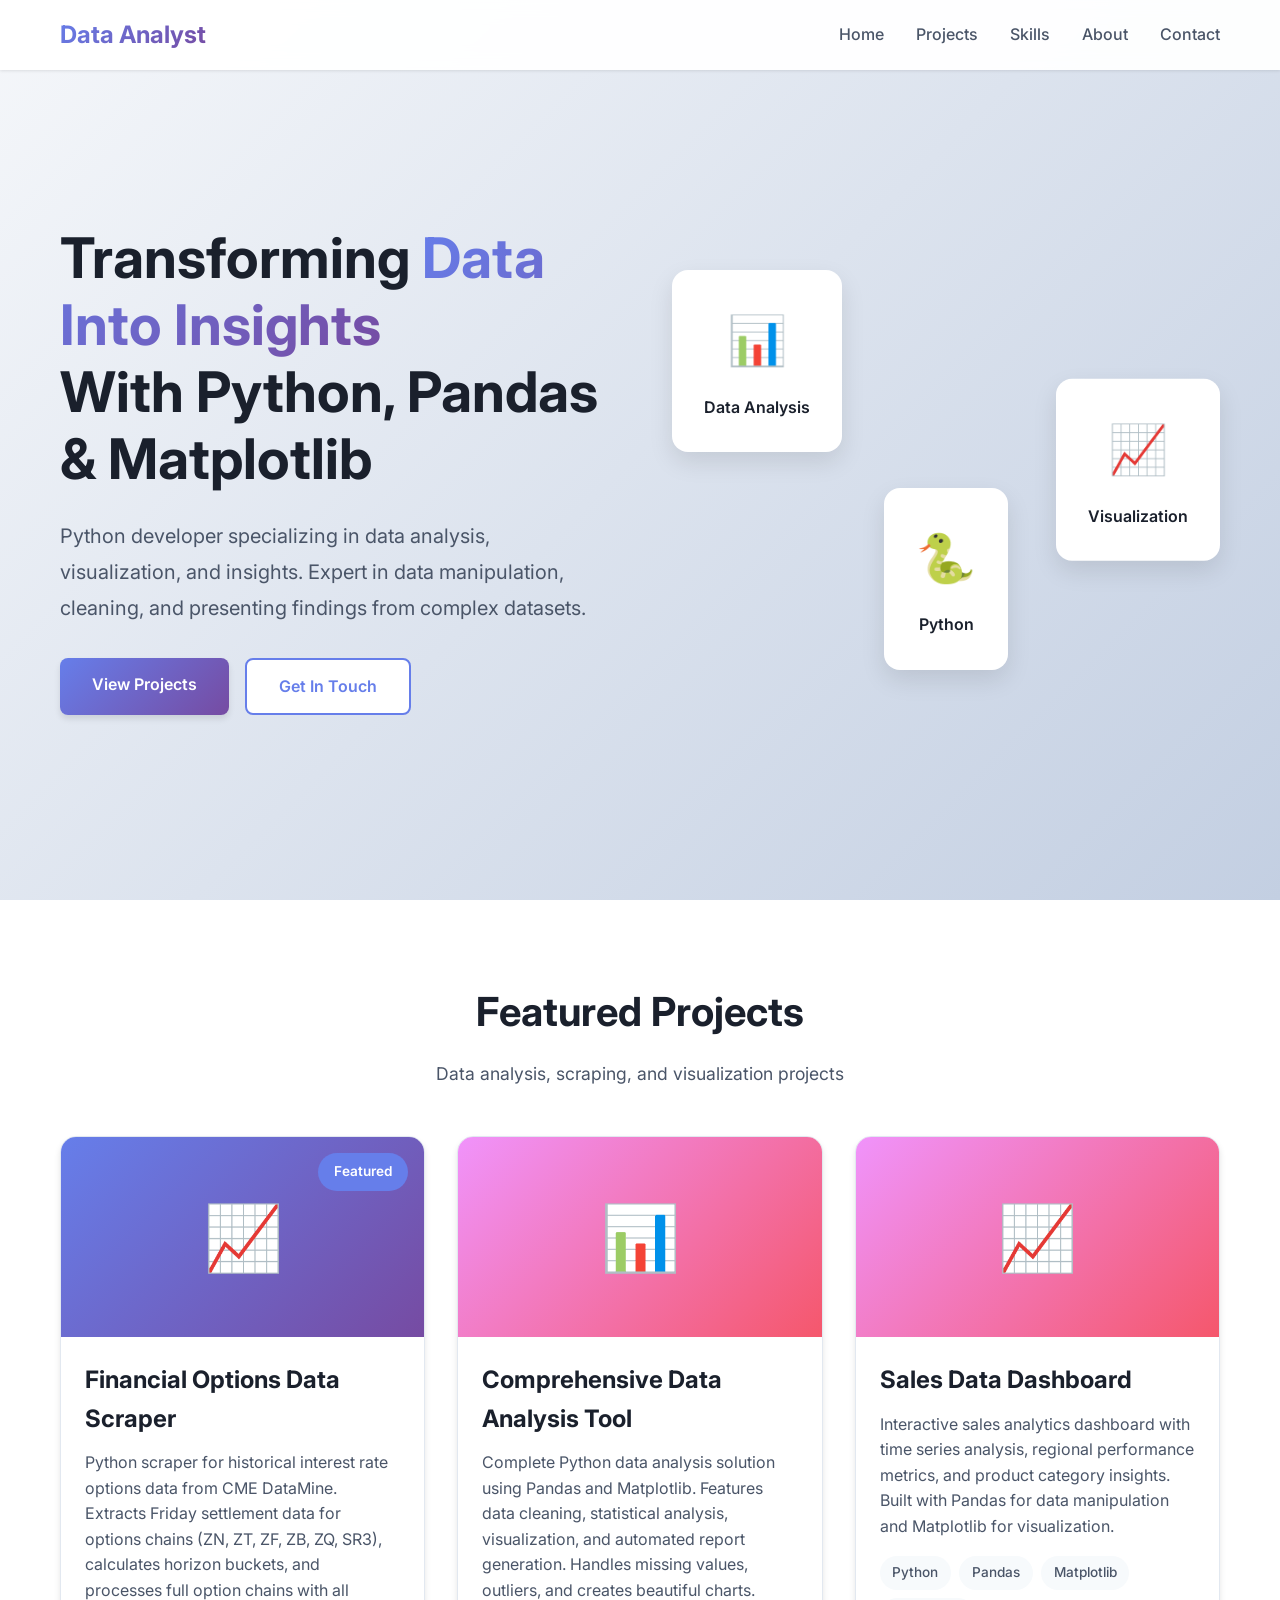
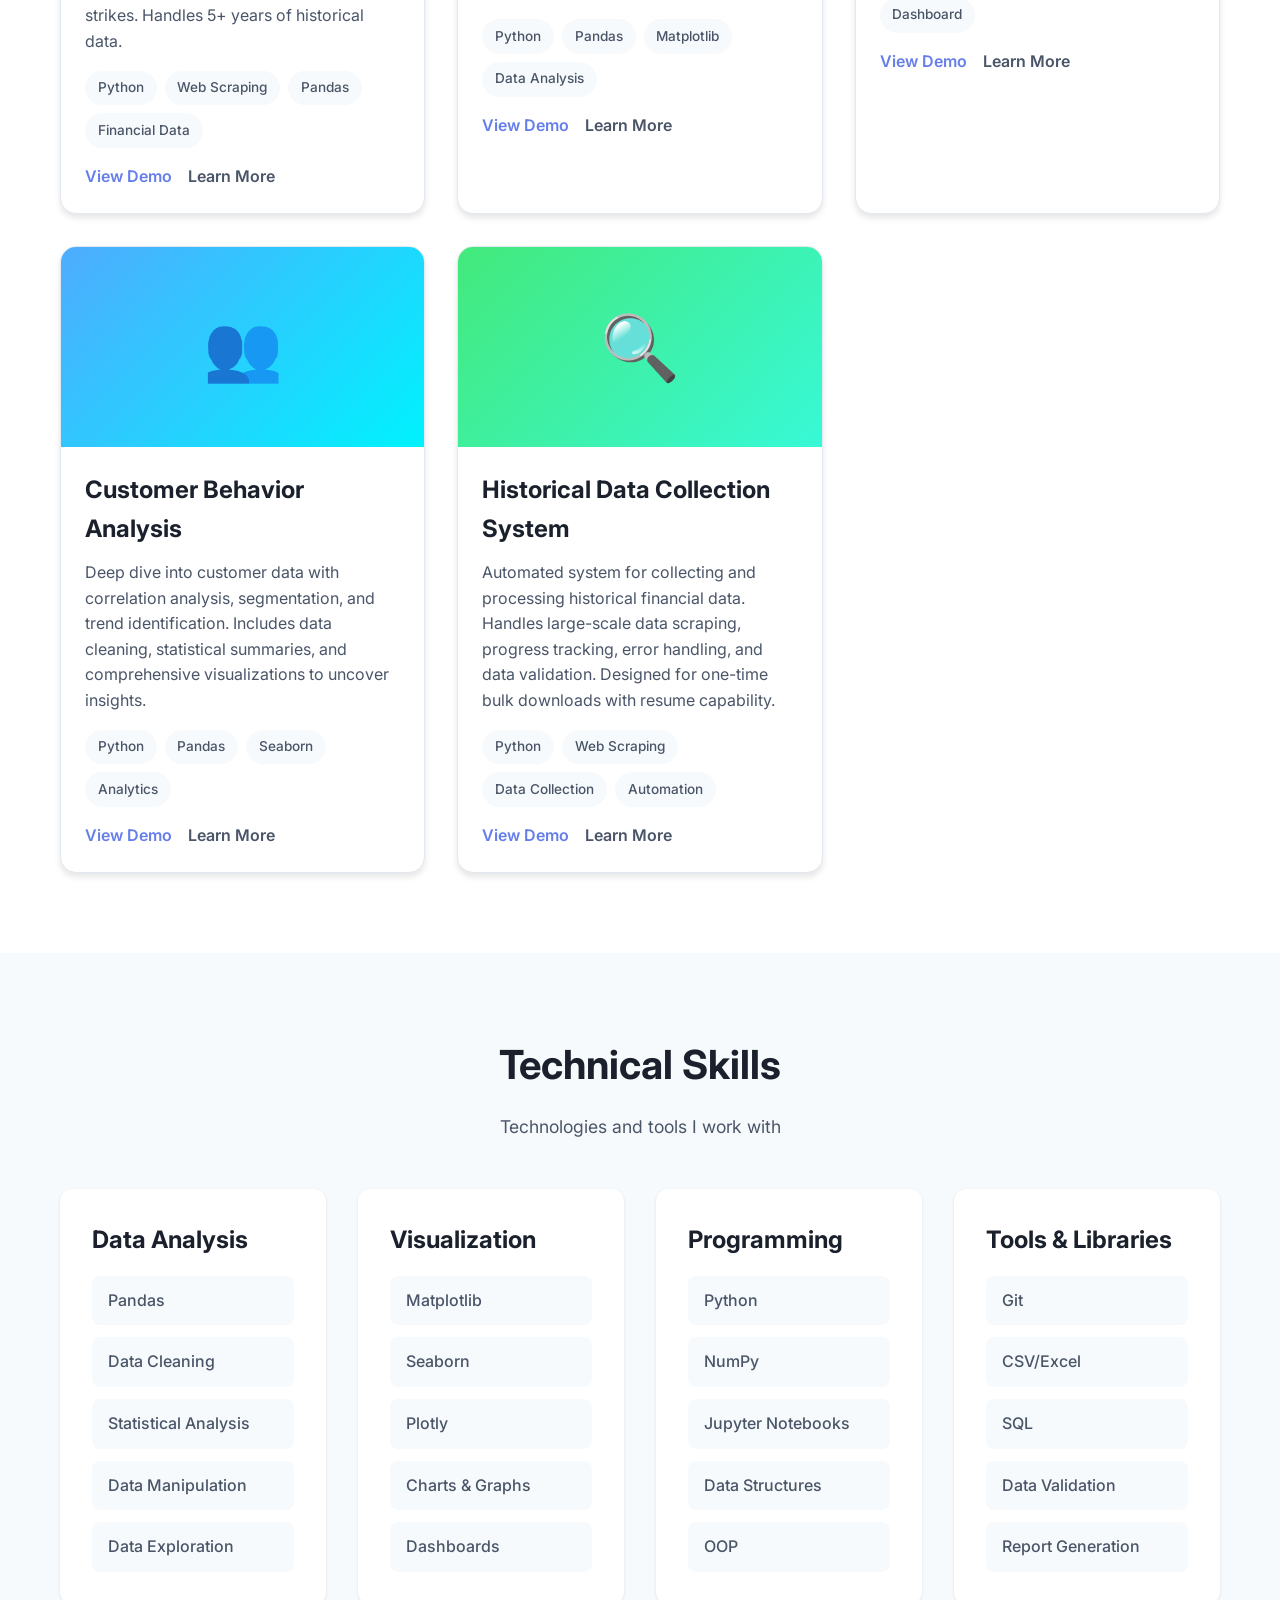
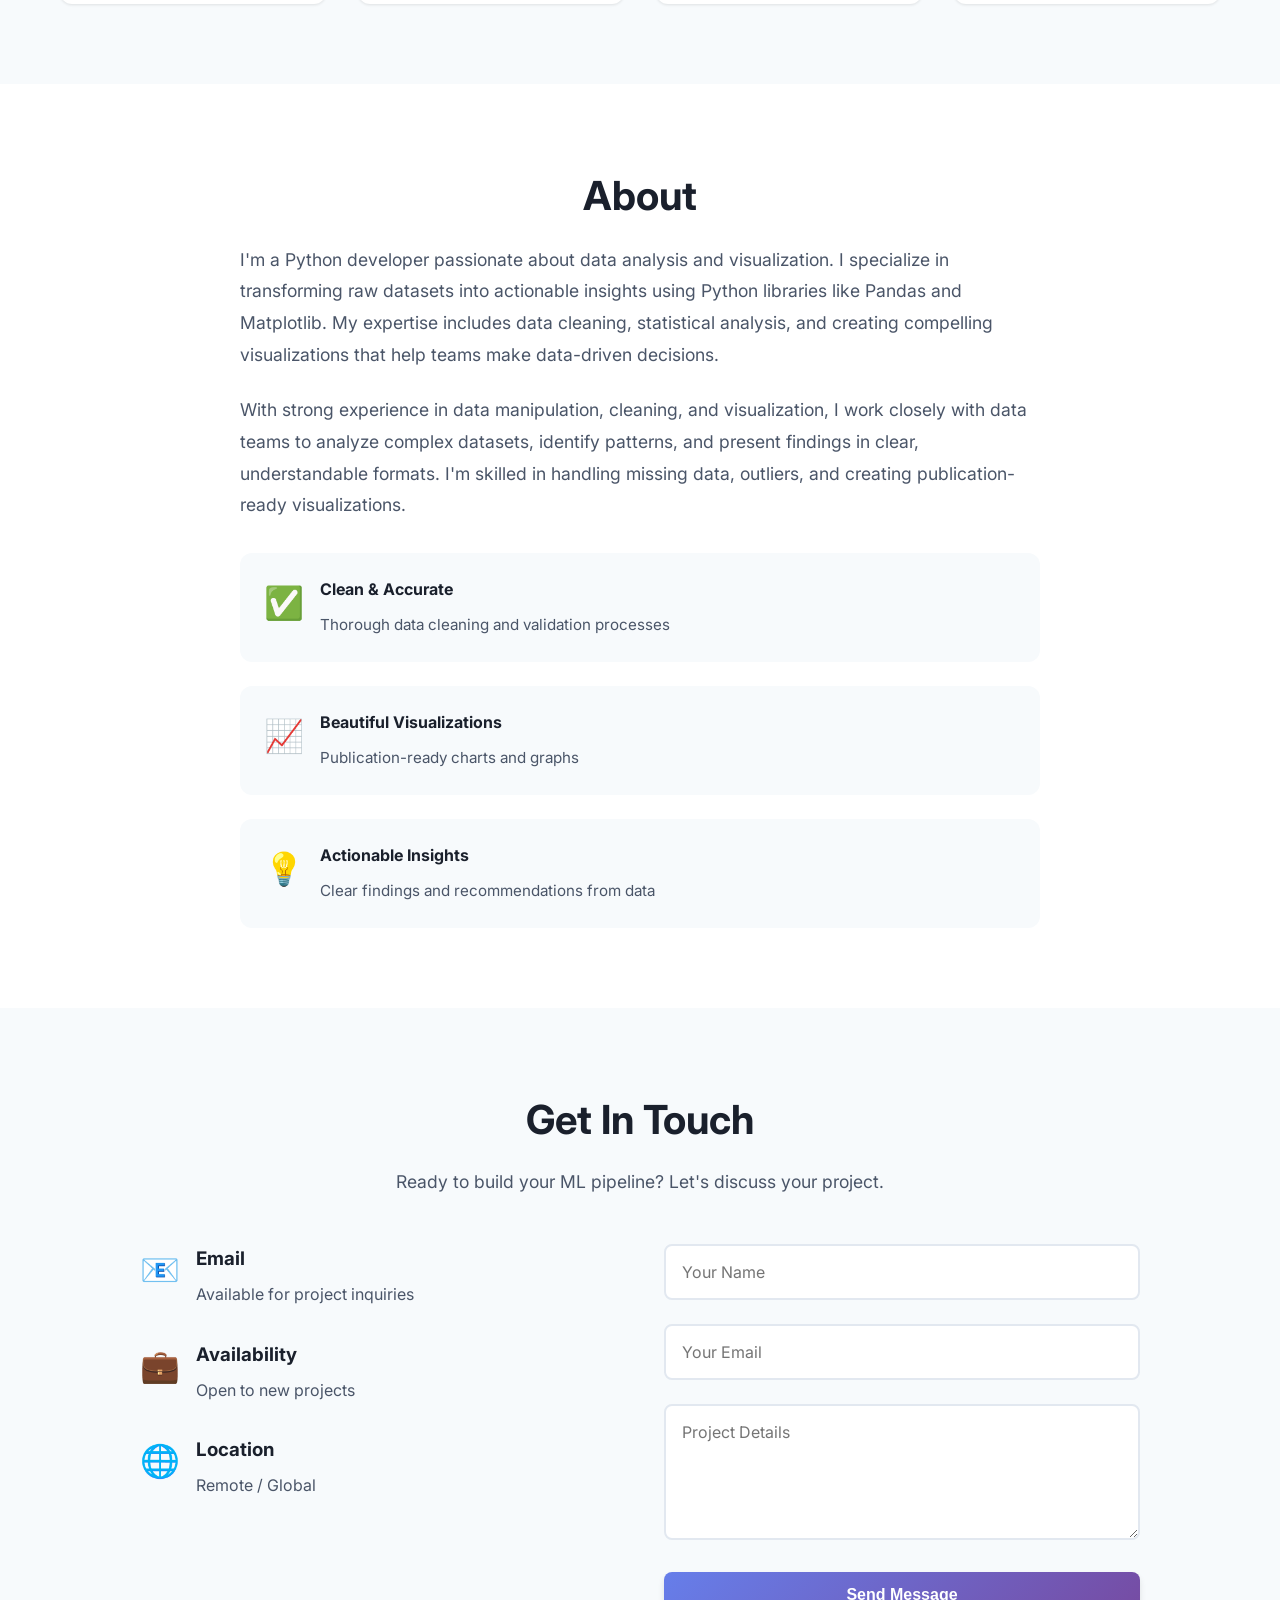
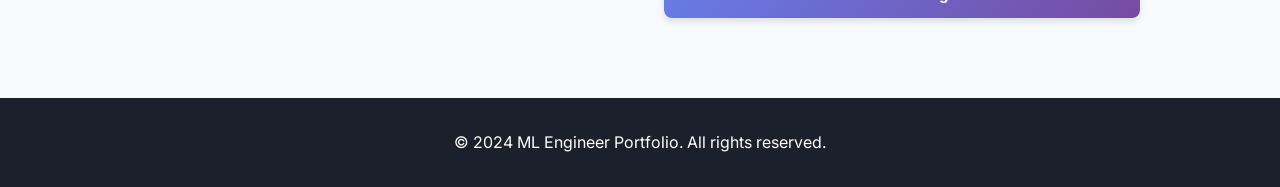
<file: index.html>
<!DOCTYPE html>
<html lang="en">
<head>
    <meta charset="UTF-8">
    <meta name="viewport" content="width=device-width, initial-scale=1.0">
    <title>Python Data Analyst Portfolio</title>
    <link rel="stylesheet" href="/styles.css" onerror="console.error('CSS failed to load')">
    <link rel="preconnect" href="https://fonts.googleapis.com">
    <link rel="preconnect" href="https://fonts.gstatic.com" crossorigin>
    <link href="https://fonts.googleapis.com/css2?family=Inter:wght@300;400;500;600;700&display=swap" rel="stylesheet">
</head>
<body>
    <!-- Navigation -->
    <nav class="navbar">
        <div class="container">
            <div class="nav-brand">Data Analyst</div>
            <ul class="nav-menu">
                <li><a href="#home">Home</a></li>
                <li><a href="#projects">Projects</a></li>
                <li><a href="#skills">Skills</a></li>
                <li><a href="#about">About</a></li>
                <li><a href="#contact">Contact</a></li>
            </ul>
            <div class="hamburger">
                <span></span>
                <span></span>
                <span></span>
            </div>
        </div>
    </nav>

    <!-- Hero Section -->
    <section id="home" class="hero">
        <div class="container">
            <div class="hero-content">
                <h1 class="hero-title">
                    Transforming <span class="gradient-text">Data Into Insights</span><br>
                    With Python, Pandas & Matplotlib
                </h1>
                <p class="hero-subtitle">
                    Python developer specializing in data analysis, visualization, and insights. 
                    Expert in data manipulation, cleaning, and presenting findings from complex datasets.
                </p>
                <div class="hero-buttons">
                    <a href="#projects" class="btn btn-primary">View Projects</a>
                    <a href="#contact" class="btn btn-secondary">Get In Touch</a>
                </div>
            </div>
            <div class="hero-visual">
                <div class="floating-card card-1">
                    <div class="card-icon">📊</div>
                    <div class="card-text">Data Analysis</div>
                </div>
                <div class="floating-card card-2">
                    <div class="card-icon">📈</div>
                    <div class="card-text">Visualization</div>
                </div>
                <div class="floating-card card-3">
                    <div class="card-icon">🐍</div>
                    <div class="card-text">Python</div>
                </div>
            </div>
        </div>
    </section>

    <!-- Projects Section -->
    <section id="projects" class="projects">
        <div class="container">
            <h2 class="section-title">Featured Projects</h2>
            <p class="section-subtitle">Data analysis, scraping, and visualization projects</p>
            
            <div class="projects-grid">
                <!-- Project 1: Financial Options Data Scraper -->
                <div class="project-card">
                    <div class="project-image">
                        <div class="project-badge">Featured</div>
                        <div class="image-placeholder" style="background: linear-gradient(135deg, #667eea 0%, #764ba2 100%);">
                            <div class="project-icon">📈</div>
                        </div>
                    </div>
                    <div class="project-content">
                        <h3>Financial Options Data Scraper</h3>
                        <p>Python scraper for historical interest rate options data from CME DataMine. Extracts Friday settlement data for options chains (ZN, ZT, ZF, ZB, ZQ, SR3), calculates horizon buckets, and processes full option chains with all strikes. Handles 5+ years of historical data.</p>
                        <div class="project-tags">
                            <span>Python</span>
                            <span>Web Scraping</span>
                            <span>Pandas</span>
                            <span>Financial Data</span>
                        </div>
                        <div class="project-links">
                            <a href="#" class="project-link" onclick="openProjectDemo('options-scraper')">View Demo</a>
                            <a href="#" class="project-link secondary">Learn More</a>
                        </div>
                    </div>
                </div>

                <!-- Project 2: Comprehensive Data Analysis Tool -->
                <div class="project-card">
                    <div class="project-image">
                        <div class="image-placeholder" style="background: linear-gradient(135deg, #f093fb 0%, #f5576c 100%);">
                            <div class="project-icon">📊</div>
                        </div>
                    </div>
                    <div class="project-content">
                        <h3>Comprehensive Data Analysis Tool</h3>
                        <p>Complete Python data analysis solution using Pandas and Matplotlib. Features data cleaning, statistical analysis, visualization, and automated report generation. Handles missing values, outliers, and creates beautiful charts.</p>
                        <div class="project-tags">
                            <span>Python</span>
                            <span>Pandas</span>
                            <span>Matplotlib</span>
                            <span>Data Analysis</span>
                        </div>
                        <div class="project-links">
                            <a href="#" class="project-link" onclick="openProjectDemo('data-analysis')">View Demo</a>
                            <a href="#" class="project-link secondary">Learn More</a>
                        </div>
                    </div>
                </div>

                <!-- Project 2: Sales Data Dashboard -->
                <div class="project-card">
                    <div class="project-image">
                        <div class="image-placeholder" style="background: linear-gradient(135deg, #f093fb 0%, #f5576c 100%);">
                            <div class="project-icon">📈</div>
                        </div>
                    </div>
                    <div class="project-content">
                        <h3>Sales Data Dashboard</h3>
                        <p>Interactive sales analytics dashboard with time series analysis, regional performance metrics, and product category insights. Built with Pandas for data manipulation and Matplotlib for visualization.</p>
                        <div class="project-tags">
                            <span>Python</span>
                            <span>Pandas</span>
                            <span>Matplotlib</span>
                            <span>Dashboard</span>
                        </div>
                        <div class="project-links">
                            <a href="#" class="project-link" onclick="openProjectDemo('sales-dashboard')">View Demo</a>
                            <a href="#" class="project-link secondary">Learn More</a>
                        </div>
                    </div>
                </div>

                <!-- Project 3: Customer Behavior Analysis -->
                <div class="project-card">
                    <div class="project-image">
                        <div class="image-placeholder" style="background: linear-gradient(135deg, #4facfe 0%, #00f2fe 100%);">
                            <div class="project-icon">👥</div>
                        </div>
                    </div>
                    <div class="project-content">
                        <h3>Customer Behavior Analysis</h3>
                        <p>Deep dive into customer data with correlation analysis, segmentation, and trend identification. Includes data cleaning, statistical summaries, and comprehensive visualizations to uncover insights.</p>
                        <div class="project-tags">
                            <span>Python</span>
                            <span>Pandas</span>
                            <span>Seaborn</span>
                            <span>Analytics</span>
                        </div>
                        <div class="project-links">
                            <a href="#" class="project-link" onclick="openProjectDemo('customer-analysis')">View Demo</a>
                            <a href="#" class="project-link secondary">Learn More</a>
                        </div>
                    </div>
                </div>

                <!-- Project 4: Historical Data Collection System -->
                <div class="project-card">
                    <div class="project-image">
                        <div class="image-placeholder" style="background: linear-gradient(135deg, #43e97b 0%, #38f9d7 100%);">
                            <div class="project-icon">🔍</div>
                        </div>
                    </div>
                    <div class="project-content">
                        <h3>Historical Data Collection System</h3>
                        <p>Automated system for collecting and processing historical financial data. Handles large-scale data scraping, progress tracking, error handling, and data validation. Designed for one-time bulk downloads with resume capability.</p>
                        <div class="project-tags">
                            <span>Python</span>
                            <span>Web Scraping</span>
                            <span>Data Collection</span>
                            <span>Automation</span>
                        </div>
                        <div class="project-links">
                            <a href="#" class="project-link" onclick="openProjectDemo('data-collection')">View Demo</a>
                            <a href="#" class="project-link secondary">Learn More</a>
                        </div>
                    </div>
                </div>
            </div>
        </div>
    </section>

    <!-- Skills Section -->
    <section id="skills" class="skills">
        <div class="container">
            <h2 class="section-title">Technical Skills</h2>
            <p class="section-subtitle">Technologies and tools I work with</p>
            
            <div class="skills-grid">
                <div class="skill-category">
                    <h3>Data Analysis</h3>
                    <div class="skill-items">
                        <span class="skill-item">Pandas</span>
                        <span class="skill-item">Data Cleaning</span>
                        <span class="skill-item">Statistical Analysis</span>
                        <span class="skill-item">Data Manipulation</span>
                        <span class="skill-item">Data Exploration</span>
                    </div>
                </div>
                
                <div class="skill-category">
                    <h3>Visualization</h3>
                    <div class="skill-items">
                        <span class="skill-item">Matplotlib</span>
                        <span class="skill-item">Seaborn</span>
                        <span class="skill-item">Plotly</span>
                        <span class="skill-item">Charts & Graphs</span>
                        <span class="skill-item">Dashboards</span>
                    </div>
                </div>
                
                <div class="skill-category">
                    <h3>Programming</h3>
                    <div class="skill-items">
                        <span class="skill-item">Python</span>
                        <span class="skill-item">NumPy</span>
                        <span class="skill-item">Jupyter Notebooks</span>
                        <span class="skill-item">Data Structures</span>
                        <span class="skill-item">OOP</span>
                    </div>
                </div>
                
                <div class="skill-category">
                    <h3>Tools & Libraries</h3>
                    <div class="skill-items">
                        <span class="skill-item">Git</span>
                        <span class="skill-item">CSV/Excel</span>
                        <span class="skill-item">SQL</span>
                        <span class="skill-item">Data Validation</span>
                        <span class="skill-item">Report Generation</span>
                    </div>
                </div>
            </div>
        </div>
    </section>

    <!-- About Section -->
    <section id="about" class="about">
        <div class="container">
            <div class="about-content">
                <div class="about-text">
                    <h2 class="section-title">About</h2>
                    <p>
                        I'm a Python developer passionate about data analysis and visualization. I specialize in 
                        transforming raw datasets into actionable insights using Python libraries like Pandas and Matplotlib. 
                        My expertise includes data cleaning, statistical analysis, and creating compelling visualizations 
                        that help teams make data-driven decisions.
                    </p>
                    <p>
                        With strong experience in data manipulation, cleaning, and visualization, I work closely with 
                        data teams to analyze complex datasets, identify patterns, and present findings in clear, 
                        understandable formats. I'm skilled in handling missing data, outliers, and creating 
                        publication-ready visualizations.
                    </p>
                    <div class="about-highlights">
                        <div class="highlight-item">
                            <div class="highlight-icon">✅</div>
                            <div>
                                <strong>Clean & Accurate</strong>
                                <p>Thorough data cleaning and validation processes</p>
                            </div>
                        </div>
                        <div class="highlight-item">
                            <div class="highlight-icon">📈</div>
                            <div>
                                <strong>Beautiful Visualizations</strong>
                                <p>Publication-ready charts and graphs</p>
                            </div>
                        </div>
                        <div class="highlight-item">
                            <div class="highlight-icon">💡</div>
                            <div>
                                <strong>Actionable Insights</strong>
                                <p>Clear findings and recommendations from data</p>
                            </div>
                        </div>
                    </div>
                </div>
            </div>
        </div>
    </section>

    <!-- Contact Section -->
    <section id="contact" class="contact">
        <div class="container">
            <h2 class="section-title">Get In Touch</h2>
            <p class="section-subtitle">Ready to build your ML pipeline? Let's discuss your project.</p>
            
            <div class="contact-content">
                <div class="contact-info">
                    <div class="contact-item">
                        <div class="contact-icon">📧</div>
                        <div>
                            <h3>Email</h3>
                            <p>Available for project inquiries</p>
                        </div>
                    </div>
                    <div class="contact-item">
                        <div class="contact-icon">💼</div>
                        <div>
                            <h3>Availability</h3>
                            <p>Open to new projects</p>
                        </div>
                    </div>
                    <div class="contact-item">
                        <div class="contact-icon">🌐</div>
                        <div>
                            <h3>Location</h3>
                            <p>Remote / Global</p>
                        </div>
                    </div>
                </div>
                
                <form class="contact-form" id="contactForm">
                    <div class="form-group">
                        <input type="text" placeholder="Your Name" required>
                    </div>
                    <div class="form-group">
                        <input type="email" placeholder="Your Email" required>
                    </div>
                    <div class="form-group">
                        <textarea placeholder="Project Details" rows="5" required></textarea>
                    </div>
                    <button type="submit" class="btn btn-primary">Send Message</button>
                </form>
            </div>
        </div>
    </section>

    <!-- Footer -->
    <footer class="footer">
        <div class="container">
            <p>&copy; 2024 ML Engineer Portfolio. All rights reserved.</p>
        </div>
    </footer>

    <!-- Project Demo Modal -->
    <div id="projectModal" class="modal">
        <div class="modal-content">
            <span class="close-modal">&times;</span>
            <div id="modalBody">
                <h2 id="modalTitle"></h2>
                <div id="modalDescription"></div>
                <div class="modal-actions">
                    <a href="#" id="modalDemoLink" class="btn btn-primary" target="_blank">Open Demo</a>
                    <button class="btn btn-secondary" onclick="closeModal()">Close</button>
                </div>
            </div>
        </div>
    </div>

    <script src="/script.js"></script>
</body>
</html>
</file>
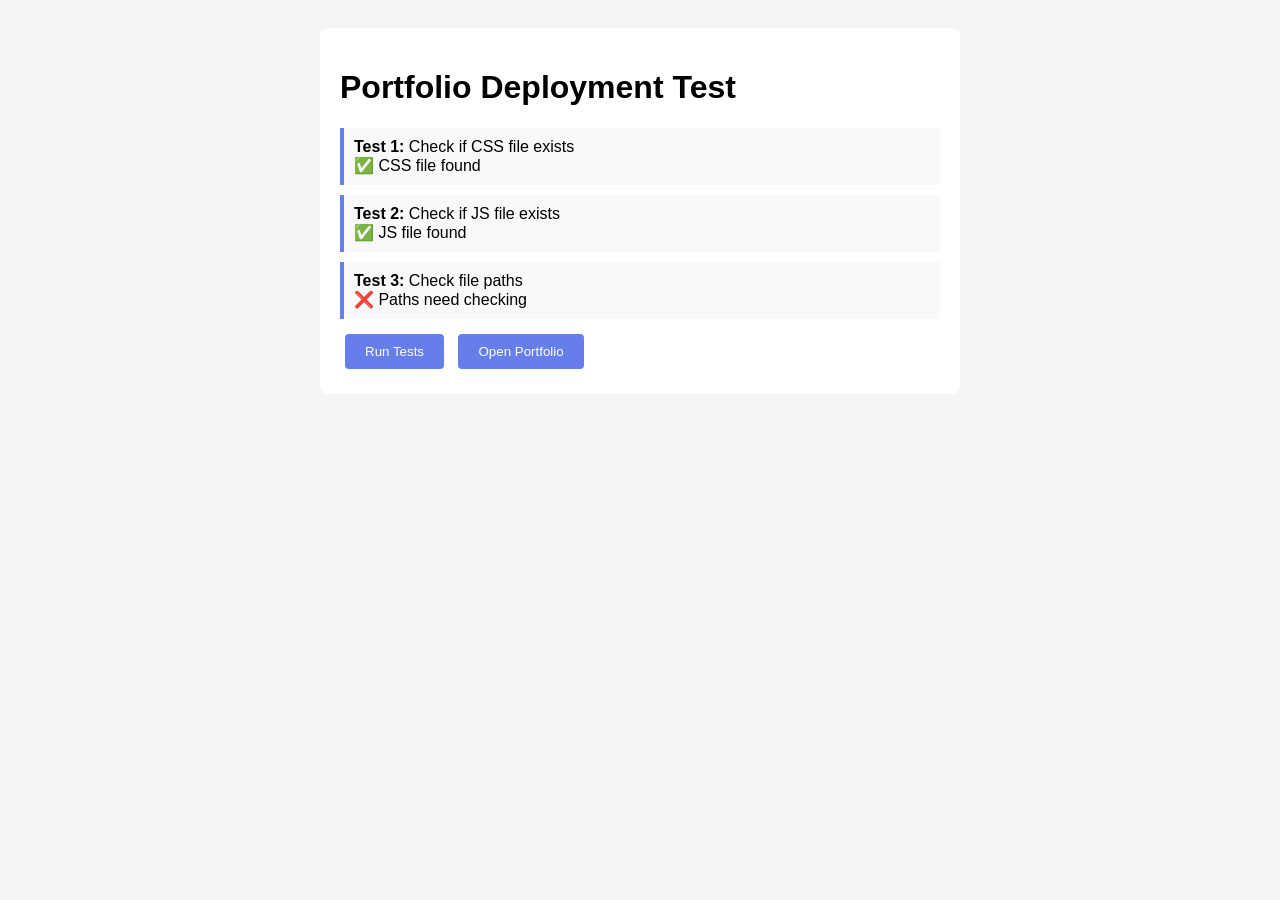
<file: test-local.html>
<!DOCTYPE html>
<html>
<head>
    <title>Local Test - Portfolio</title>
    <style>
        body {
            font-family: Arial, sans-serif;
            padding: 20px;
            background: #f5f5f5;
        }
        .test-box {
            background: white;
            padding: 20px;
            border-radius: 8px;
            max-width: 600px;
            margin: 0 auto;
        }
        .test-item {
            padding: 10px;
            margin: 10px 0;
            border-left: 4px solid #667eea;
            background: #f8f9fa;
        }
        .success { border-left-color: #28a745; }
        .error { border-left-color: #dc3545; }
        button {
            background: #667eea;
            color: white;
            border: none;
            padding: 10px 20px;
            border-radius: 4px;
            cursor: pointer;
            margin: 5px;
        }
    </style>
</head>
<body>
    <div class="test-box">
        <h1>Portfolio Deployment Test</h1>
        
        <div class="test-item">
            <strong>Test 1:</strong> Check if CSS file exists
            <div id="css-test">Testing...</div>
        </div>
        
        <div class="test-item">
            <strong>Test 2:</strong> Check if JS file exists
            <div id="js-test">Testing...</div>
        </div>
        
        <div class="test-item">
            <strong>Test 3:</strong> Check file paths
            <div id="path-test">Testing...</div>
        </div>
        
        <button onclick="runTests()">Run Tests</button>
        <button onclick="window.location.href='index.html'">Open Portfolio</button>
    </div>
    
    <script>
        function checkFile(url) {
            return fetch(url, { method: 'HEAD' })
                .then(response => response.ok)
                .catch(() => false);
        }
        
        async function runTests() {
            // Test CSS
            const cssExists = await checkFile('/styles.css');
            document.getElementById('css-test').innerHTML = 
                cssExists ? '<span class="success">✅ CSS file found</span>' : 
                '<span class="error">❌ CSS file not found</span>';
            
            // Test JS
            const jsExists = await checkFile('/script.js');
            document.getElementById('js-test').innerHTML = 
                jsExists ? '<span class="success">✅ JS file found</span>' : 
                '<span class="error">❌ JS file not found</span>';
            
            // Test paths
            const cssLink = document.querySelector('link[href*="styles.css"]');
            const jsScript = document.querySelector('script[src*="script.js"]');
            document.getElementById('path-test').innerHTML = 
                (cssLink && jsScript) ? 
                '<span class="success">✅ Paths configured correctly</span>' : 
                '<span class="error">❌ Paths need checking</span>';
        }
        
        // Auto-run on load
        window.onload = runTests;
    </script>
</body>
</html>
</file>
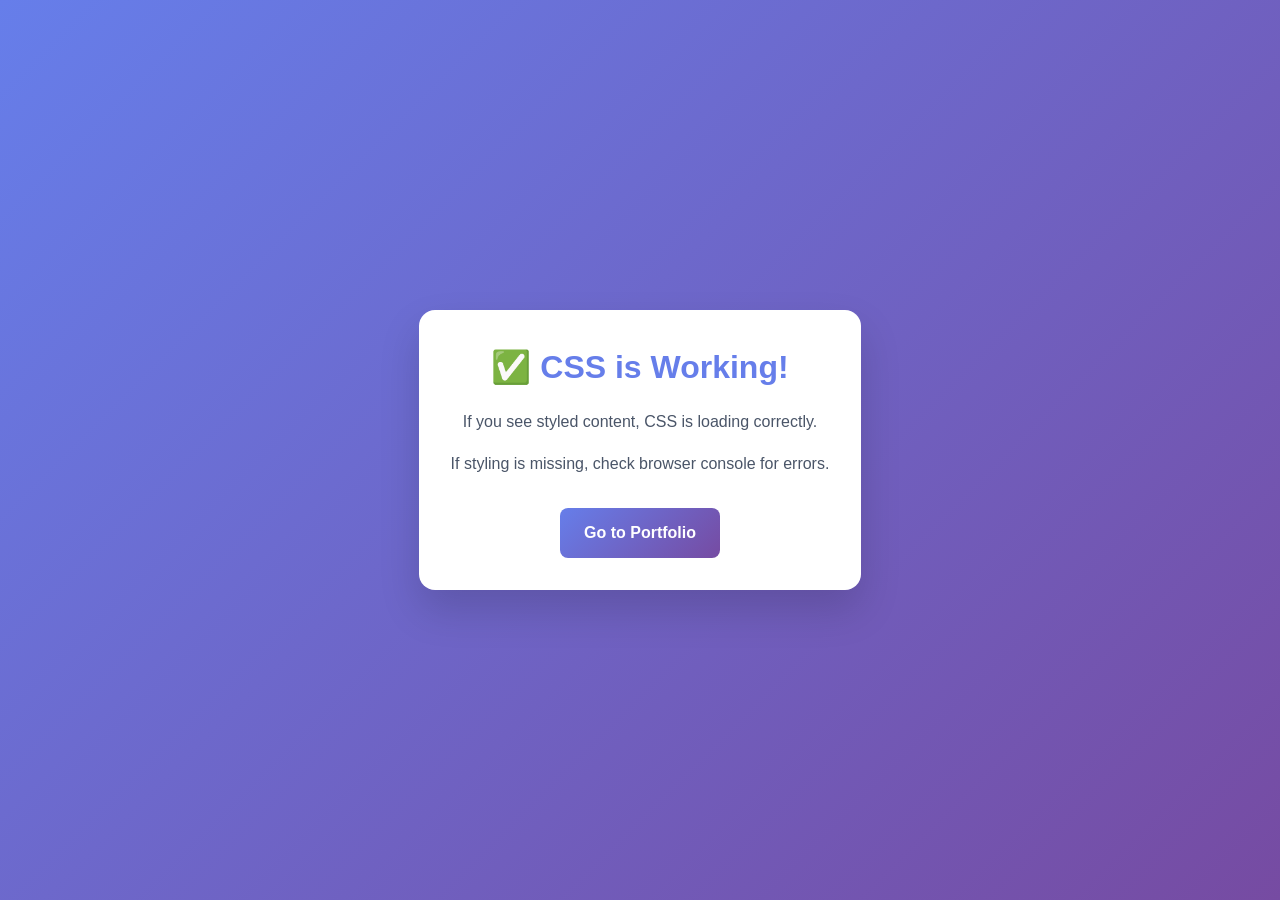
<file: test.html>
<!DOCTYPE html>
<html lang="en">
<head>
    <meta charset="UTF-8">
    <meta name="viewport" content="width=device-width, initial-scale=1.0">
    <title>Test - Portfolio Styling</title>
    <link rel="stylesheet" href="styles.css">
    <style>
        /* Quick test to verify CSS is loading */
        body {
            background: linear-gradient(135deg, #667eea 0%, #764ba2 100%);
            min-height: 100vh;
            display: flex;
            align-items: center;
            justify-content: center;
            font-family: 'Inter', sans-serif;
        }
        .test-box {
            background: white;
            padding: 2rem;
            border-radius: 16px;
            box-shadow: 0 20px 40px rgba(0, 0, 0, 0.15);
            text-align: center;
        }
        .test-box h1 {
            color: #667eea;
            margin-bottom: 1rem;
        }
        .test-box p {
            color: #4a5568;
            margin-bottom: 1rem;
        }
        .btn {
            background: linear-gradient(135deg, #667eea, #764ba2);
            color: white;
            padding: 12px 24px;
            border-radius: 8px;
            text-decoration: none;
            display: inline-block;
            margin-top: 1rem;
        }
    </style>
</head>
<body>
    <div class="test-box">
        <h1>✅ CSS is Working!</h1>
        <p>If you see styled content, CSS is loading correctly.</p>
        <p>If styling is missing, check browser console for errors.</p>
        <a href="index.html" class="btn">Go to Portfolio</a>
    </div>
</body>
</html>
</file>
<file: styles.css>
* {
    margin: 0;
    padding: 0;
    box-sizing: border-box;
}

:root {
    --primary-color: #667eea;
    --secondary-color: #764ba2;
    --text-primary: #1a202c;
    --text-secondary: #4a5568;
    --bg-light: #f7fafc;
    --bg-white: #ffffff;
    --border-color: #e2e8f0;
    --shadow-sm: 0 1px 3px rgba(0, 0, 0, 0.1);
    --shadow-md: 0 4px 6px rgba(0, 0, 0, 0.1);
    --shadow-lg: 0 10px 25px rgba(0, 0, 0, 0.1);
    --shadow-xl: 0 20px 40px rgba(0, 0, 0, 0.15);
}

body {
    font-family: 'Inter', -apple-system, BlinkMacSystemFont, 'Segoe UI', sans-serif;
    color: var(--text-primary);
    line-height: 1.6;
    overflow-x: hidden;
}

.container {
    max-width: 1200px;
    margin: 0 auto;
    padding: 0 20px;
}

/* Navigation */
.navbar {
    position: fixed;
    top: 0;
    width: 100%;
    background: rgba(255, 255, 255, 0.95);
    backdrop-filter: blur(10px);
    box-shadow: var(--shadow-sm);
    z-index: 1000;
    padding: 1rem 0;
}

.navbar .container {
    display: flex;
    justify-content: space-between;
    align-items: center;
}

.nav-brand {
    font-size: 1.5rem;
    font-weight: 700;
    background: linear-gradient(135deg, var(--primary-color), var(--secondary-color));
    -webkit-background-clip: text;
    -webkit-text-fill-color: transparent;
    background-clip: text;
}

.nav-menu {
    display: flex;
    list-style: none;
    gap: 2rem;
}

.nav-menu a {
    text-decoration: none;
    color: var(--text-secondary);
    font-weight: 500;
    transition: color 0.3s;
}

.nav-menu a:hover {
    color: var(--primary-color);
}

.hamburger {
    display: none;
    flex-direction: column;
    cursor: pointer;
    gap: 4px;
}

.hamburger span {
    width: 25px;
    height: 3px;
    background: var(--text-primary);
    transition: 0.3s;
}

/* Hero Section */
.hero {
    padding: 120px 0 80px;
    background: linear-gradient(135deg, #f5f7fa 0%, #c3cfe2 100%);
    min-height: 100vh;
    display: flex;
    align-items: center;
}

.hero .container {
    display: grid;
    grid-template-columns: 1fr 1fr;
    gap: 4rem;
    align-items: center;
}

.hero-title {
    font-size: 3.5rem;
    font-weight: 700;
    line-height: 1.2;
    margin-bottom: 1.5rem;
    color: var(--text-primary);
}

.gradient-text {
    background: linear-gradient(135deg, var(--primary-color), var(--secondary-color));
    -webkit-background-clip: text;
    -webkit-text-fill-color: transparent;
    background-clip: text;
}

.hero-subtitle {
    font-size: 1.25rem;
    color: var(--text-secondary);
    margin-bottom: 2rem;
    line-height: 1.8;
}

.hero-buttons {
    display: flex;
    gap: 1rem;
    flex-wrap: wrap;
}

.btn {
    padding: 14px 32px;
    border-radius: 8px;
    text-decoration: none;
    font-weight: 600;
    transition: all 0.3s;
    display: inline-block;
    border: none;
    cursor: pointer;
    font-size: 1rem;
}

.btn-primary {
    background: linear-gradient(135deg, var(--primary-color), var(--secondary-color));
    color: white;
    box-shadow: var(--shadow-md);
}

.btn-primary:hover {
    transform: translateY(-2px);
    box-shadow: var(--shadow-lg);
}

.btn-secondary {
    background: white;
    color: var(--primary-color);
    border: 2px solid var(--primary-color);
}

.btn-secondary:hover {
    background: var(--primary-color);
    color: white;
}

/* Hero Visual */
.hero-visual {
    position: relative;
    height: 400px;
}

.floating-card {
    position: absolute;
    background: white;
    padding: 2rem;
    border-radius: 16px;
    box-shadow: var(--shadow-lg);
    display: flex;
    flex-direction: column;
    align-items: center;
    gap: 1rem;
    animation: float 6s ease-in-out infinite;
}

.card-1 {
    top: 0;
    left: 0;
    animation-delay: 0s;
}

.card-2 {
    top: 50%;
    right: 0;
    transform: translateY(-50%);
    animation-delay: 2s;
}

.card-3 {
    bottom: 0;
    left: 50%;
    transform: translateX(-50%);
    animation-delay: 4s;
}

.card-icon {
    font-size: 3rem;
}

.card-text {
    font-weight: 600;
    color: var(--text-primary);
}

@keyframes float {
    0%, 100% {
        transform: translateY(0px);
    }
    50% {
        transform: translateY(-20px);
    }
}

/* Sections */
section {
    padding: 80px 0;
}

.section-title {
    font-size: 2.5rem;
    font-weight: 700;
    text-align: center;
    margin-bottom: 1rem;
    color: var(--text-primary);
}

.section-subtitle {
    text-align: center;
    color: var(--text-secondary);
    font-size: 1.1rem;
    margin-bottom: 3rem;
}

/* Projects */
.projects {
    background: var(--bg-white);
}

.projects-grid {
    display: grid;
    grid-template-columns: repeat(auto-fit, minmax(300px, 1fr));
    gap: 2rem;
}

.project-card {
    background: white;
    border-radius: 16px;
    overflow: hidden;
    box-shadow: var(--shadow-md);
    transition: all 0.3s;
    border: 1px solid var(--border-color);
}

.project-card:hover {
    transform: translateY(-8px);
    box-shadow: var(--shadow-xl);
}

.project-image {
    position: relative;
    height: 200px;
    overflow: hidden;
}

.image-placeholder {
    width: 100%;
    height: 100%;
    display: flex;
    align-items: center;
    justify-content: center;
}

.project-icon {
    font-size: 4rem;
}

.project-badge {
    position: absolute;
    top: 1rem;
    right: 1rem;
    background: var(--primary-color);
    color: white;
    padding: 0.5rem 1rem;
    border-radius: 20px;
    font-size: 0.85rem;
    font-weight: 600;
}

.project-content {
    padding: 1.5rem;
}

.project-content h3 {
    font-size: 1.5rem;
    margin-bottom: 0.75rem;
    color: var(--text-primary);
}

.project-content p {
    color: var(--text-secondary);
    margin-bottom: 1rem;
    line-height: 1.6;
}

.project-tags {
    display: flex;
    flex-wrap: wrap;
    gap: 0.5rem;
    margin-bottom: 1rem;
}

.project-tags span {
    background: var(--bg-light);
    color: var(--text-secondary);
    padding: 0.4rem 0.8rem;
    border-radius: 20px;
    font-size: 0.85rem;
    font-weight: 500;
}

.project-links {
    display: flex;
    gap: 1rem;
}

.project-link {
    color: var(--primary-color);
    text-decoration: none;
    font-weight: 600;
    transition: color 0.3s;
}

.project-link:hover {
    color: var(--secondary-color);
}

.project-link.secondary {
    color: var(--text-secondary);
}

/* Skills */
.skills {
    background: var(--bg-light);
}

.skills-grid {
    display: grid;
    grid-template-columns: repeat(auto-fit, minmax(250px, 1fr));
    gap: 2rem;
}

.skill-category {
    background: white;
    padding: 2rem;
    border-radius: 12px;
    box-shadow: var(--shadow-sm);
}

.skill-category h3 {
    font-size: 1.5rem;
    margin-bottom: 1rem;
    color: var(--text-primary);
}

.skill-items {
    display: flex;
    flex-direction: column;
    gap: 0.75rem;
}

.skill-item {
    background: var(--bg-light);
    padding: 0.75rem 1rem;
    border-radius: 8px;
    color: var(--text-secondary);
    font-weight: 500;
    transition: all 0.3s;
}

.skill-item:hover {
    background: linear-gradient(135deg, var(--primary-color), var(--secondary-color));
    color: white;
    transform: translateX(5px);
}

/* About */
.about {
    background: var(--bg-white);
}

.about-content {
    max-width: 800px;
    margin: 0 auto;
}

.about-text p {
    font-size: 1.1rem;
    color: var(--text-secondary);
    margin-bottom: 1.5rem;
    line-height: 1.8;
}

.about-highlights {
    display: grid;
    gap: 1.5rem;
    margin-top: 2rem;
}

.highlight-item {
    display: flex;
    gap: 1rem;
    padding: 1.5rem;
    background: var(--bg-light);
    border-radius: 12px;
}

.highlight-icon {
    font-size: 2rem;
}

.highlight-item strong {
    display: block;
    margin-bottom: 0.5rem;
    color: var(--text-primary);
}

.highlight-item p {
    color: var(--text-secondary);
    margin: 0;
    font-size: 0.95rem;
}

/* Contact */
.contact {
    background: var(--bg-light);
}

.contact-content {
    display: grid;
    grid-template-columns: 1fr 1fr;
    gap: 3rem;
    max-width: 1000px;
    margin: 0 auto;
}

.contact-info {
    display: flex;
    flex-direction: column;
    gap: 2rem;
}

.contact-item {
    display: flex;
    gap: 1rem;
    align-items: flex-start;
}

.contact-icon {
    font-size: 2rem;
}

.contact-item h3 {
    margin-bottom: 0.5rem;
    color: var(--text-primary);
}

.contact-item p {
    color: var(--text-secondary);
    margin: 0;
}

.contact-form {
    display: flex;
    flex-direction: column;
    gap: 1.5rem;
}

.form-group input,
.form-group textarea {
    width: 100%;
    padding: 1rem;
    border: 2px solid var(--border-color);
    border-radius: 8px;
    font-family: inherit;
    font-size: 1rem;
    transition: border-color 0.3s;
}

.form-group input:focus,
.form-group textarea:focus {
    outline: none;
    border-color: var(--primary-color);
}

/* Footer */
.footer {
    background: var(--text-primary);
    color: white;
    padding: 2rem 0;
    text-align: center;
}

/* Modal */
.modal {
    display: none;
    position: fixed;
    z-index: 2000;
    left: 0;
    top: 0;
    width: 100%;
    height: 100%;
    background: rgba(0, 0, 0, 0.5);
    backdrop-filter: blur(5px);
}

.modal-content {
    background: white;
    margin: 5% auto;
    padding: 2rem;
    border-radius: 16px;
    max-width: 600px;
    position: relative;
    animation: modalSlideIn 0.3s;
}

@keyframes modalSlideIn {
    from {
        transform: translateY(-50px);
        opacity: 0;
    }
    to {
        transform: translateY(0);
        opacity: 1;
    }
}

.close-modal {
    position: absolute;
    right: 1rem;
    top: 1rem;
    font-size: 2rem;
    cursor: pointer;
    color: var(--text-secondary);
    line-height: 1;
}

.close-modal:hover {
    color: var(--text-primary);
}

.modal-actions {
    display: flex;
    gap: 1rem;
    margin-top: 1.5rem;
}

/* Responsive */
@media (max-width: 768px) {
    .hamburger {
        display: flex;
    }

    .nav-menu {
        position: fixed;
        left: -100%;
        top: 70px;
        flex-direction: column;
        background: white;
        width: 100%;
        text-align: center;
        transition: 0.3s;
        box-shadow: var(--shadow-md);
        padding: 2rem 0;
    }

    .nav-menu.active {
        left: 0;
    }

    .hero .container {
        grid-template-columns: 1fr;
    }

    .hero-title {
        font-size: 2.5rem;
    }

    .hero-visual {
        height: 300px;
    }

    .contact-content {
        grid-template-columns: 1fr;
    }

    .projects-grid {
        grid-template-columns: 1fr;
    }

    .skills-grid {
        grid-template-columns: 1fr;
    }
}

@media (max-width: 480px) {
    .hero-title {
        font-size: 2rem;
    }

    .section-title {
        font-size: 2rem;
    }

    .hero-buttons {
        flex-direction: column;
    }

    .btn {
        width: 100%;
        text-align: center;
    }
}

/* Smooth Scroll */
html {
    scroll-behavior: smooth;
}

/* Loading Animation */
@keyframes fadeIn {
    from {
        opacity: 0;
        transform: translateY(20px);
    }
    to {
        opacity: 1;
        transform: translateY(0);
    }
}

.project-card,
.skill-category {
    animation: fadeIn 0.6s ease-out;
}
</file>
